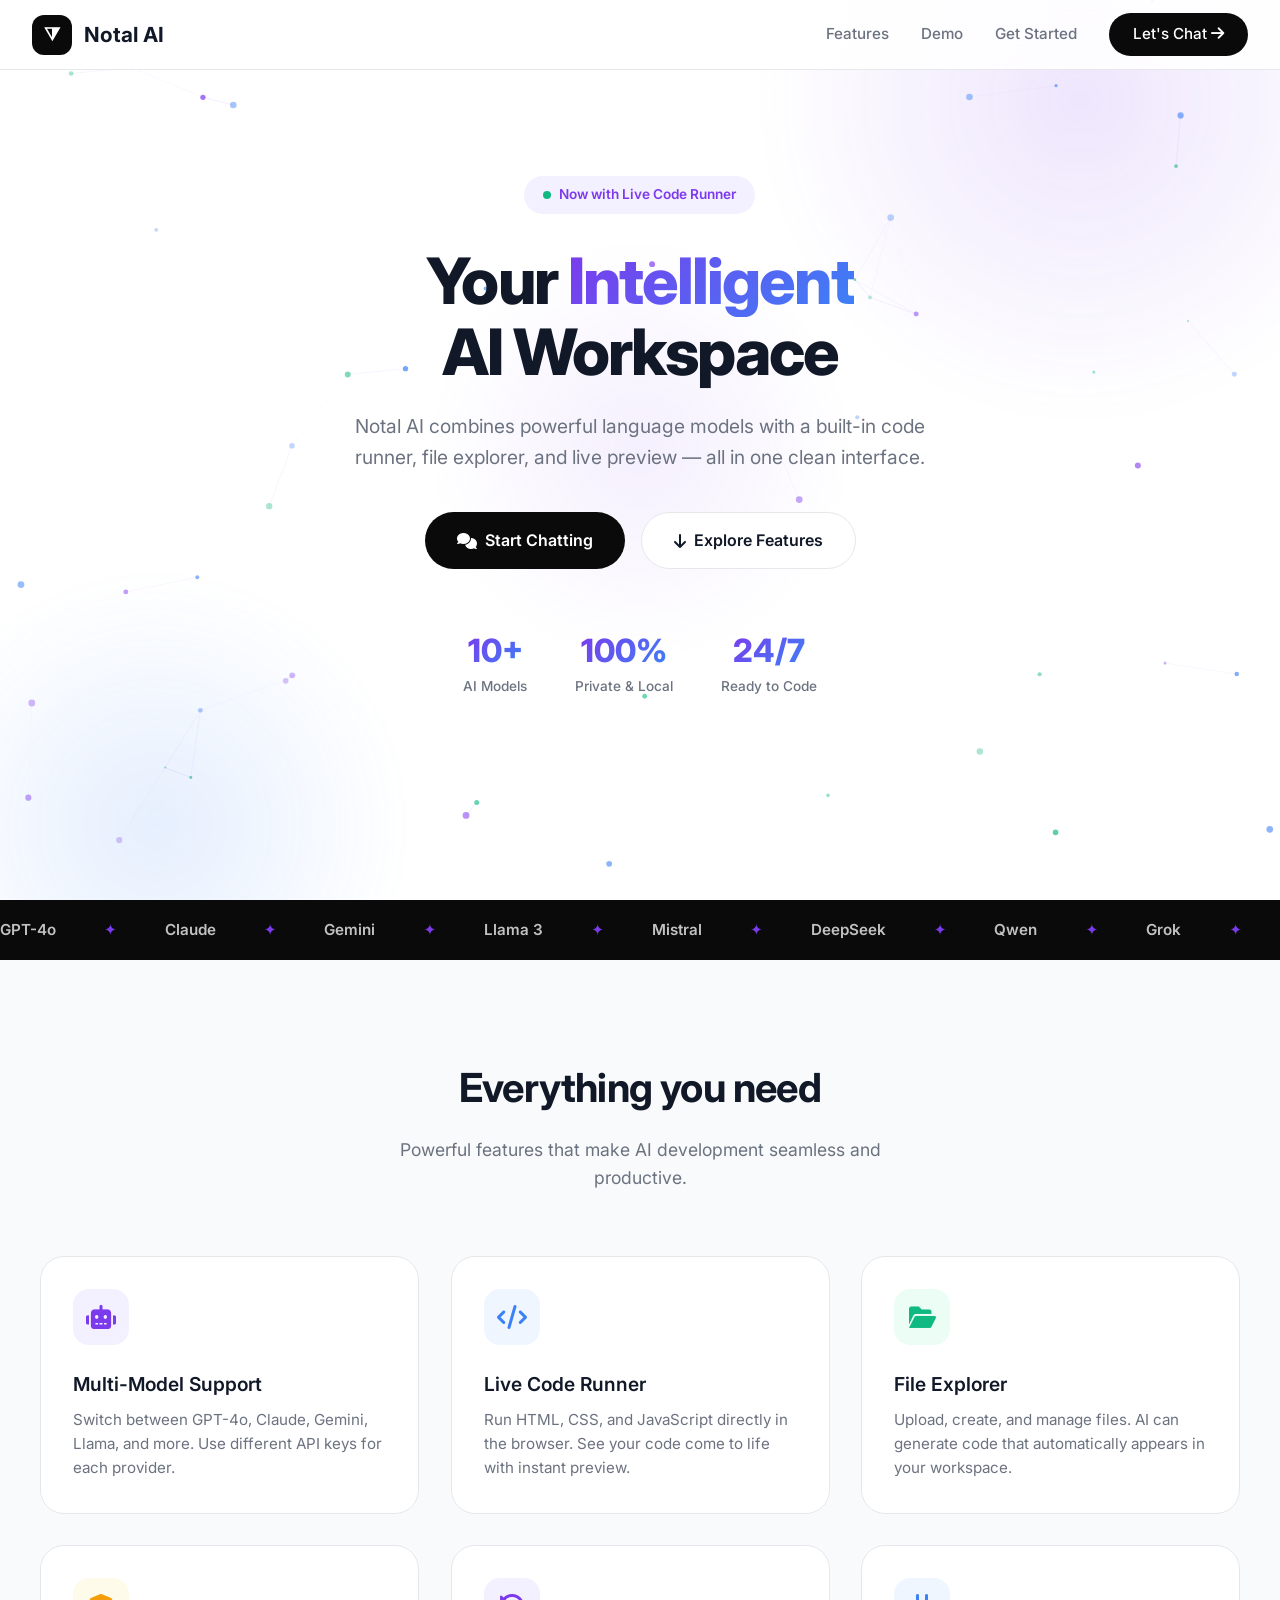
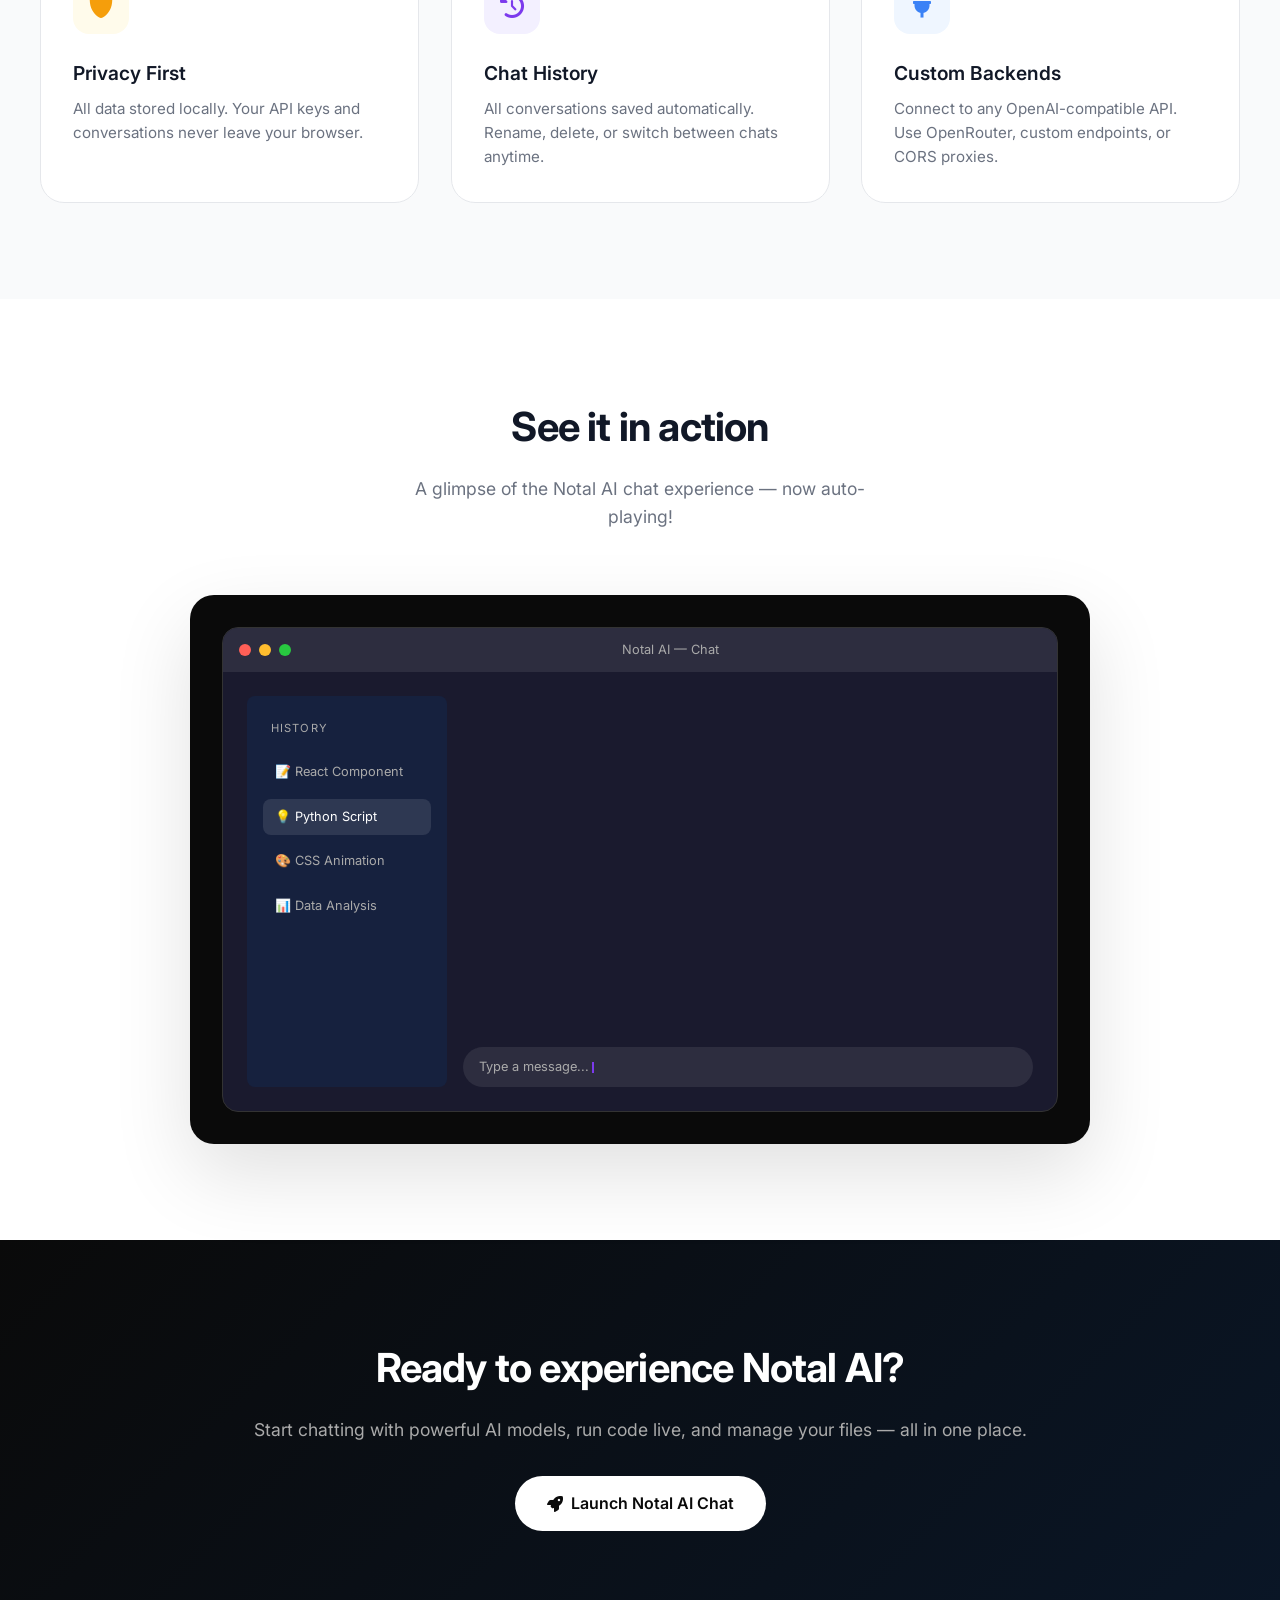
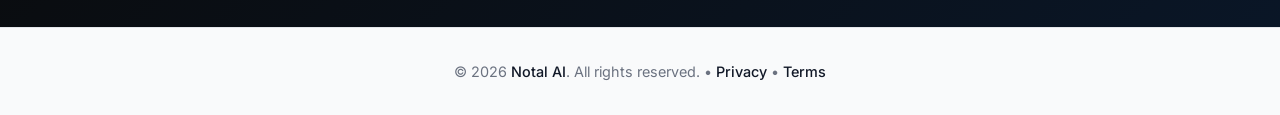
<file: index.html>
<!DOCTYPE html>
<html lang="en">
<head>
    <meta charset="UTF-8">
    <meta name="viewport" content="width=device-width, initial-scale=1.0, viewport-fit=cover">
    <title>Notal AI • The Intelligent Workspace</title>
    <link rel="icon" type="image/svg+xml" href="data:image/svg+xml,<svg xmlns='http://www.w3.org/2000/svg' viewBox='0 0 100 100'><rect width='100' height='100' rx='20' fill='%230a0a0a'/><text x='50' y='68' font-size='55' font-weight='bold' text-anchor='middle' fill='white' font-family='Arial'>⧩</text></svg>">
    <!-- Nice font (Inter) -->
    <link rel="preconnect" href="https://fonts.googleapis.com">
    <link href="https://fonts.googleapis.com/css2?family=Inter:wght@400;500;600;700;800;900&display=swap" rel="stylesheet">
    <link rel="stylesheet" href="https://cdnjs.cloudflare.com/ajax/libs/font-awesome/6.0.0-beta3/css/all.min.css">
    <style>
        :root {
            --bg: #ffffff; --bg-secondary: #f9fafb; --bg-dark: #0a0a0a;
            --text: #111827; --text-secondary: #6b7280; --border: #e5e7eb;
            --accent-hover: #1f2937;
            --purple: #7c3aed; --blue: #3b82f6; --green: #10b981; --orange: #f59e0b;
            --radius: 1rem; --radius-lg: 1.5rem;
            --shadow: 0 20px 60px rgba(0,0,0,.08); --shadow-lg: 0 30px 80px rgba(0,0,0,.12);
        }
        * { margin:0; padding:0; box-sizing:border-box; }
        html { scroll-behavior:smooth; }
        body { font-family:'Inter',system-ui,sans-serif; background:var(--bg); color:var(--text); line-height:1.6; overflow-x:hidden; }

        /* Fun scrollbar + selection */
        ::selection { background:var(--purple); color:#fff; }
        ::-webkit-scrollbar { width:10px; }
        ::-webkit-scrollbar-track { background:var(--bg-secondary); }
        ::-webkit-scrollbar-thumb { background:linear-gradient(var(--purple),var(--blue)); border-radius:5px; }

        /* ============ SCROLL PROGRESS BAR ============ */
        #scroll-progress { position:fixed; top:0; left:0; height:4px; width:0%;
            background:linear-gradient(90deg,var(--purple),var(--blue),var(--green));
            z-index:200; border-radius:0 4px 4px 0; }

        /* ============ CURSOR GLOW (follows mouse) ============ */
        #cursor-glow { position:fixed; width:500px; height:500px; border-radius:50%;
            background:radial-gradient(circle, rgba(124,58,237,.08), transparent 60%);
            transform:translate(-50%,-50%); pointer-events:none; z-index:1; }
        @media (hover:none) { #cursor-glow { display:none; } }

        /* ============ NAVIGATION ============ */
        nav { position:fixed; top:0; left:0; right:0; z-index:100;
            background:rgba(255,255,255,.85); backdrop-filter:blur(20px); -webkit-backdrop-filter:blur(20px);
            border-bottom:1px solid var(--border); padding:0 2rem; height:70px;
            display:flex; align-items:center; justify-content:space-between;
            animation:navDrop .7s cubic-bezier(.22,1,.36,1) both; }
        @keyframes navDrop { from { transform:translateY(-100%); } to { transform:translateY(0); } }

        .nav-logo { display:flex; align-items:center; gap:.75rem; font-weight:700; font-size:1.3rem;
            text-decoration:none; color:var(--text); }
        .nav-logo-icon { width:2.5rem; height:2.5rem; background:var(--bg-dark); color:#fff;
            border-radius:.75rem; display:flex; align-items:center; justify-content:center;
            font-weight:700; font-size:1.2rem; cursor:pointer; user-select:none;
            transition:transform .7s cubic-bezier(.68,-.55,.27,1.55), background .3s; }
        .nav-logo:hover .nav-logo-icon { transform:rotate(360deg) scale(1.1); background:var(--purple); }

        .nav-links { display:flex; gap:2rem; align-items:center; }
        .nav-links a:not(.nav-cta) { position:relative; text-decoration:none; color:var(--text-secondary);
            font-weight:500; font-size:.95rem; transition:color .2s; }
        .nav-links a:not(.nav-cta)::after { content:''; position:absolute; left:0; bottom:-6px; width:0; height:2px;
            background:linear-gradient(90deg,var(--purple),var(--blue)); border-radius:2px; transition:width .3s ease; }
        .nav-links a:not(.nav-cta):hover { color:var(--text); }
        .nav-links a:not(.nav-cta):hover::after { width:100%; }

        /* ============ BUTTONS (shine + lift) ============ */
        .nav-cta, .btn-primary, .btn-secondary { position:relative; overflow:hidden; }
        .nav-cta::after, .btn-primary::after, .btn-secondary::after {
            content:''; position:absolute; top:0; left:-80%; width:50%; height:100%;
            background:linear-gradient(120deg, transparent, rgba(255,255,255,.35), transparent);
            transform:skewX(-25deg); transition:left .6s ease; }
        .nav-cta:hover::after, .btn-primary:hover::after, .btn-secondary:hover::after { left:130%; }

        .nav-cta { padding:.6rem 1.5rem; background:var(--bg-dark); color:#fff !important; border-radius:2rem;
            text-decoration:none; font-weight:500; font-size:.95rem; transition:all .25s; }
        .nav-cta:hover { background:var(--accent-hover); transform:translateY(-2px); box-shadow:0 10px 25px rgba(0,0,0,.15); }

        .mobile-menu-btn { display:none; background:none; border:none; font-size:1.5rem; cursor:pointer; color:var(--text); }

        /* Mobile menu (animated slide) */
        .mobile-menu { position:fixed; top:70px; left:0; right:0; background:#fff; border-bottom:1px solid var(--border);
            padding:1.5rem 2rem; z-index:99; display:flex; flex-direction:column; gap:1rem; box-shadow:var(--shadow);
            opacity:0; transform:translateY(-12px); pointer-events:none; transition:all .3s ease; }
        .mobile-menu.active { opacity:1; transform:none; pointer-events:auto; }
        .mobile-menu a { text-decoration:none; color:var(--text); font-weight:500; font-size:1rem; padding:.5rem 0; }

        /* ============ SECTIONS ============ */
        section { padding:6rem 2rem; }
        .container { max-width:1200px; margin:0 auto; }

        /* ============ HERO ============ */
        .hero { min-height:100vh; display:flex; align-items:center; padding-top:70px; position:relative; overflow:hidden; }
        .hero-bg { position:absolute; inset:0; pointer-events:none; will-change:transform; }
        .orb { position:absolute; border-radius:50%; filter:blur(10px); }
        .orb-1 { width:700px; height:700px; top:-250px; right:-150px;
            background:radial-gradient(circle, rgba(124,58,237,.13), transparent 65%);
            animation:drift 14s ease-in-out infinite; }
        .orb-2 { width:550px; height:550px; bottom:-200px; left:-120px;
            background:radial-gradient(circle, rgba(59,130,246,.13), transparent 65%);
            animation:drift 18s ease-in-out infinite reverse; }
        @keyframes drift { 0%,100% { transform:translate(0,0) scale(1); } 50% { transform:translate(30px,-30px) scale(1.08); } }
        #heroParticles { position:absolute; inset:0; width:100%; height:100%; }

        .hero-content { position:relative; z-index:1; max-width:800px; margin:0 auto; text-align:center; }

        .hero-badge { display:inline-flex; align-items:center; gap:.5rem; padding:.5rem 1.2rem; background:#f3f0ff;
            color:var(--purple); border-radius:2rem; font-size:.85rem; font-weight:600; margin-bottom:2rem;
            animation:popIn .6s cubic-bezier(.34,1.56,.64,1) both; }
        @keyframes popIn { from { opacity:0; transform:scale(.6); } to { opacity:1; transform:scale(1); } }
        .pulse-dot { width:8px; height:8px; background:var(--green); border-radius:50%; animation:pulse 2s infinite; }
        @keyframes pulse { 0% { box-shadow:0 0 0 0 rgba(16,185,129,.5); } 70% { box-shadow:0 0 0 9px transparent; } 100% { box-shadow:0 0 0 0 transparent; } }

        .hero h1 { font-size:4rem; font-weight:800; line-height:1.1; letter-spacing:-.03em; margin-bottom:1.5rem;
            animation:fadeInUp .7s ease .1s both; }
        /* Animated gradient + rotating word */
        .gradient-text { display:inline-block; background:linear-gradient(135deg,#7c3aed,#3b82f6,#10b981,#7c3aed);
            background-size:300% 300%; -webkit-background-clip:text; background-clip:text;
            -webkit-text-fill-color:transparent; animation:gradientMove 6s ease infinite;
            transition:transform .3s ease, opacity .3s ease; }
        .gradient-text.out { transform:translateY(-24px); opacity:0; }
        .gradient-text.in { transform:translateY(24px); opacity:0; }
        @keyframes gradientMove { 0%,100% { background-position:0% 50%; } 50% { background-position:100% 50%; } }

        .hero p { font-size:1.2rem; color:var(--text-secondary); max-width:600px; margin:0 auto 2.5rem;
            animation:fadeInUp .7s ease .2s both; }
        .hero-buttons { display:flex; gap:1rem; justify-content:center; flex-wrap:wrap; animation:fadeInUp .7s ease .3s both; }

        .btn-primary { padding:.9rem 2rem; background:var(--bg-dark); color:#fff; border-radius:3rem;
            text-decoration:none; font-weight:600; font-size:1rem; transition:all .3s;
            display:inline-flex; align-items:center; gap:.5rem; }
        .btn-primary:hover { background:var(--accent-hover); transform:translateY(-3px); box-shadow:0 15px 30px rgba(0,0,0,.2); }
        .btn-primary:active { transform:translateY(-1px) scale(.97); }
        .btn-secondary { padding:.9rem 2rem; background:#fff; color:var(--text); border:1px solid var(--border);
            border-radius:3rem; text-decoration:none; font-weight:600; font-size:1rem; transition:all .3s;
            display:inline-flex; align-items:center; gap:.5rem; }
        .btn-secondary:hover { border-color:var(--text); transform:translateY(-3px); box-shadow:0 10px 25px rgba(0,0,0,.08); }
        .btn-secondary:active { transform:translateY(-1px) scale(.97); }
        .btn-secondary:hover i { animation:bounceDown .6s infinite; }
        @keyframes bounceDown { 0%,100% { transform:translateY(0); } 50% { transform:translateY(4px); } }

        /* Animated stats */
        .hero-stats { display:flex; gap:3rem; justify-content:center; margin-top:3.5rem;
            animation:fadeInUp .7s ease .45s both; flex-wrap:wrap; }
        .stat { text-align:center; }
        .stat-num { font-size:2rem; font-weight:800; background:linear-gradient(135deg,var(--purple),var(--blue));
            -webkit-background-clip:text; background-clip:text; -webkit-text-fill-color:transparent; }
        .stat-label { display:block; font-size:.85rem; color:var(--text-secondary); font-weight:500; }

        .ripple { position:absolute; border-radius:50%; background:rgba(255,255,255,.45);
            transform:scale(0); animation:rippleAnim .6s ease-out forwards; pointer-events:none; }
        @keyframes rippleAnim { to { transform:scale(4); opacity:0; } }

        /* ============ MARQUEE (scrolling models) ============ */
        .marquee { background:var(--bg-dark); padding:1.1rem 0; overflow:hidden; }
        .marquee-track { display:flex; gap:3rem; width:max-content; animation:scrollX 22s linear infinite; }
        .marquee:hover .marquee-track { animation-play-state:paused; }
        .marquee-track span { color:rgba(255,255,255,.75); font-weight:600; font-size:.95rem; white-space:nowrap;
            display:flex; align-items:center; gap:3rem; }
        .marquee-track i { color:var(--purple); font-style:normal; }
        @keyframes scrollX { to { transform:translateX(-50%); } }

        @keyframes fadeInUp { from { opacity:0; transform:translateY(30px); } to { opacity:1; transform:translateY(0); } }

        /* ============ SCROLL REVEAL SYSTEM ============ */
        .reveal { opacity:0; transform:translateY(36px);
            transition:opacity .7s ease, transform .7s cubic-bezier(.22,1,.36,1);
            transition-delay:var(--d, 0s); }
        .reveal.visible { opacity:1; transform:translateY(0); }

        /* ============ FEATURES ============ */
        .features { background:var(--bg-secondary); }
        .section-header { text-align:center; margin-bottom:4rem; }
        .section-header h2 { font-size:2.5rem; font-weight:700; margin-bottom:1rem; letter-spacing:-.02em; }
        .section-header p { color:var(--text-secondary); font-size:1.1rem; max-width:500px; margin:0 auto; }

        .features-grid { display:grid; grid-template-columns:repeat(auto-fit,minmax(300px,1fr)); gap:2rem; }
        .feature-card { position:relative; background:#fff; border:1px solid var(--border); border-radius:var(--radius-lg);
            padding:2rem; transition:transform .15s ease-out, box-shadow .3s, border-color .3s; cursor:default;
            transform-style:preserve-3d; will-change:transform; }
        .feature-card:hover { box-shadow:var(--shadow-lg); border-color:transparent; }
        /* Glow that follows your mouse inside the card */
        .feature-card::before { content:''; position:absolute; inset:0; border-radius:inherit;
            background:radial-gradient(420px circle at var(--mx,50%) var(--my,50%), rgba(124,58,237,.09), transparent 45%);
            opacity:0; transition:opacity .3s; pointer-events:none; }
        .feature-card:hover::before { opacity:1; }

        .feature-icon { width:3.5rem; height:3.5rem; border-radius:1rem; display:flex; align-items:center;
            justify-content:center; font-size:1.5rem; margin-bottom:1.5rem; transition:transform .35s cubic-bezier(.34,1.56,.64,1); }
        .feature-card:hover .feature-icon { transform:scale(1.15) rotate(-10deg); }
        .feature-icon.purple { background:#f3f0ff; color:var(--purple); }
        .feature-icon.blue   { background:#eff6ff; color:var(--blue); }
        .feature-icon.green  { background:#ecfdf5; color:var(--green); }
        .feature-icon.orange { background:#fffbeb; color:var(--orange); }

        .feature-card h3 { font-size:1.2rem; font-weight:600; margin-bottom:.5rem; }
        .feature-card p { color:var(--text-secondary); font-size:.95rem; }

        /* ============ DEMO ============ */
        .demo { background:#fff; }
        .demo-preview { background:var(--bg-dark); border-radius:var(--radius-lg); padding:2rem; box-shadow:var(--shadow-lg);
            max-width:900px; margin:0 auto; transform-style:preserve-3d; will-change:transform; }
        .demo-window { background:#1a1a2e; border-radius:var(--radius); overflow:hidden; border:1px solid #333;
            animation:floaty 7s ease-in-out infinite; }
        @keyframes floaty { 0%,100% { transform:translateY(0); } 50% { transform:translateY(-10px); } }

        .demo-titlebar { background:#2d2d3f; padding:.75rem 1rem; display:flex; align-items:center; gap:.5rem; }
        .demo-dot { width:12px; height:12px; border-radius:50%; transition:transform .2s; }
        .demo-titlebar:hover .demo-dot { transform:scale(1.3); }
        .demo-dot.red { background:#ff5f57; } .demo-dot.yellow { background:#ffbd2e; } .demo-dot.green { background:#28c840; }
        .demo-title { flex:1; text-align:center; color:#aaa; font-size:.8rem; }
        .demo-body { padding:1.5rem; display:flex; gap:1rem; min-height:300px; }
        .demo-sidebar { width:200px; background:#16213e; border-radius:.5rem; padding:1rem; display:flex; flex-direction:column; gap:.5rem; }
        .demo-sidebar-item { padding:.5rem .75rem; border-radius:.5rem; font-size:.8rem; color:#aaa; cursor:pointer; transition:all .2s; }
        .demo-sidebar-item:hover { background:rgba(255,255,255,.07); color:#ddd; transform:translateX(4px); }
        .demo-sidebar-item.active { background:rgba(255,255,255,.1); color:#fff; }

        .demo-chat { flex:1; display:flex; flex-direction:column; gap:.75rem; }
        .demo-message { display:flex; gap:.5rem; align-items:flex-start; }
        .demo-message.user-msg { justify-content:flex-end; }
        /* Chat autoplay states */
        .chat-msg { opacity:0; transform:translateY(14px) scale(.97); transition:all .45s cubic-bezier(.34,1.56,.64,1); }
        .chat-msg.show { opacity:1; transform:none; }
        #typingIndicator { opacity:0; transform:translateY(10px); transition:all .3s; }
        #typingIndicator.show { opacity:1; transform:none; }

        .demo-avatar { width:2rem; height:2rem; border-radius:.5rem; background:#333; display:flex; align-items:center;
            justify-content:center; font-size:.8rem; color:#fff; flex-shrink:0; }
        .demo-avatar.ai { background:var(--purple); }
        .demo-bubble { padding:.6rem 1rem; border-radius:1rem; font-size:.85rem; max-width:80%; line-height:1.4; }
        .demo-bubble.ai { background:#2d2d3f; color:#e0e0e0; border-radius:0 1rem 1rem 1rem; }
        .demo-bubble.user { background:var(--purple); color:#fff; border-radius:1rem 0 1rem 1rem; }

        /* Typing indicator dots */
        .typing-dots { display:flex; gap:5px; align-items:center; padding:.8rem 1rem; }
        .typing-dots span { width:7px; height:7px; background:#aaa; border-radius:50%; animation:dotBounce 1.2s infinite; }
        .typing-dots span:nth-child(2) { animation-delay:.2s; }
        .typing-dots span:nth-child(3) { animation-delay:.4s; }
        @keyframes dotBounce { 0%,60%,100% { transform:translateY(0); opacity:.4; } 30% { transform:translateY(-6px); opacity:1; } }

        .demo-input { margin-top:.5rem; padding:.6rem 1rem; background:#2d2d3f; border-radius:1.5rem; color:#aaa; font-size:.8rem; }
        .caret { display:inline-block; width:2px; height:.9em; background:var(--purple); margin-left:3px;
            vertical-align:middle; animation:blink 1s step-end infinite; }
        @keyframes blink { 50% { opacity:0; } }

        /* ============ CTA ============ */
        .cta { color:#fff; text-align:center;
            background:linear-gradient(-45deg,#0a0a0a,#1c1033,#0a1a30,#0a0a0a);
            background-size:400% 400%; animation:gradientBG 14s ease infinite; }
        @keyframes gradientBG { 0%,100% { background-position:0% 50%; } 50% { background-position:100% 50%; } }
        .cta h2 { font-size:2.5rem; font-weight:700; margin-bottom:1rem; letter-spacing:-.02em; }
        .cta p { color:#aaa; font-size:1.1rem; margin-bottom:2rem; }
        .cta .btn-primary { background:#fff; color:var(--bg-dark); }
        .cta .btn-primary:hover { box-shadow:0 15px 40px rgba(255,255,255,.18); }
        .cta .btn-primary:hover i { animation:rocketFly 1s infinite; }
        @keyframes rocketFly { 0%,100% { transform:translate(0,0); } 50% { transform:translate(2px,-3px); } }

        /* ============ FOOTER ============ */
        footer { background:var(--bg-secondary); padding:2rem; text-align:center; border-top:1px solid var(--border); }
        footer p { color:var(--text-secondary); font-size:.9rem; }
        footer a { color:var(--text); text-decoration:none; font-weight:500; transition:color .2s; }
        footer a:hover { color:var(--purple); }

        /* ============ BACK TO TOP ============ */
        #toTop { position:fixed; bottom:24px; right:24px; width:48px; height:48px; border-radius:50%;
            background:var(--bg-dark); color:#fff; border:none; cursor:pointer; font-size:1rem; z-index:90;
            opacity:0; transform:translateY(20px) scale(.8); transition:all .35s cubic-bezier(.34,1.56,.64,1);
            box-shadow:0 10px 30px rgba(0,0,0,.2); pointer-events:none; }
        #toTop.visible { opacity:1; transform:none; pointer-events:auto; }
        #toTop:hover { background:var(--purple); transform:translateY(-5px); }

        /* Confetti pieces */
        .confetti-piece { position:fixed; z-index:9999; pointer-events:none; border-radius:2px; }

        /* ============ RESPONSIVE ============ */
        @media (max-width:768px) {
            .nav-links { display:none; } .mobile-menu-btn { display:block; }
            .hero h1 { font-size:2.5rem; } .hero p { font-size:1rem; }
            section { padding:4rem 1.5rem; } .section-header h2 { font-size:2rem; }
            .features-grid { grid-template-columns:1fr; }
            .demo-body { flex-direction:column; }
            .demo-sidebar { width:100%; flex-direction:row; overflow-x:auto; }
            .cta h2 { font-size:2rem; }
            .hero-stats { gap:1.5rem; }
        }
        @media (max-width:480px) {
            .hero h1 { font-size:2rem; }
            .hero-buttons { flex-direction:column; align-items:center; }
            .btn-primary,.btn-secondary { width:100%; justify-content:center; }
        }
        /* Respect users who turn off animations */
        @media (prefers-reduced-motion:reduce) {
            *,*::before,*::after { animation-duration:.01ms !important; animation-iteration-count:1 !important; transition-duration:.01ms !important; }
        }
    </style>
</head>
<body>
    <div id="scroll-progress"></div>
    <div id="cursor-glow"></div>

    <!-- Navigation -->
    <nav id="navbar">
        <a href="#" class="nav-logo" id="logo" title="Click me 😉">
            <div class="nav-logo-icon">⧩</div>
            Notal AI
        </a>
        <div class="nav-links">
            <a href="#features">Features</a>
            <a href="#demo">Demo</a>
            <a href="#cta">Get Started</a>
            <a href="chat.html" class="nav-cta">Let's Chat <i class="fas fa-arrow-right"></i></a>
        </div>
        <button class="mobile-menu-btn" id="mobileMenuBtn"><i class="fas fa-bars"></i></button>
    </nav>

    <!-- Mobile Menu -->
    <div class="mobile-menu" id="mobileMenu">
        <a href="#features">Features</a>
        <a href="#demo">Demo</a>
        <a href="#cta">Get Started</a>
        <a href="chat.html" style="color:var(--purple); font-weight:600;">Let's Chat →</a>
    </div>

    <!-- Hero -->
    <section class="hero" id="hero">
        <div class="hero-bg" id="heroBg">
            <div class="orb orb-1"></div>
            <div class="orb orb-2"></div>
            <canvas id="heroParticles"></canvas>
        </div>
        <div class="hero-content">
            <div class="hero-badge"><span class="pulse-dot"></span> Now with Live Code Runner</div>
            <h1>Your <span class="gradient-text" id="rotatingWord">Intelligent</span><br>AI Workspace</h1>
            <p>Notal AI combines powerful language models with a built-in code runner,
               file explorer, and live preview — all in one clean interface.</p>
            <div class="hero-buttons">
                <a href="chat.html" class="btn-primary"><i class="fas fa-comments"></i> Start Chatting</a>
                <a href="#features" class="btn-secondary"><i class="fas fa-arrow-down"></i> Explore Features</a>
            </div>
            <div class="hero-stats" id="heroStats">
                <div class="stat"><span class="stat-num" data-target="10" data-suffix="+">0</span><span class="stat-label">AI Models</span></div>
                <div class="stat"><span class="stat-num" data-target="100" data-suffix="%">0</span><span class="stat-label">Private & Local</span></div>
                <div class="stat"><span class="stat-num" data-target="24" data-suffix="/7">0</span><span class="stat-label">Ready to Code</span></div>
            </div>
        </div>
    </section>

    <!-- Scrolling models marquee -->
    <div class="marquee">
        <div class="marquee-track">
            <span>GPT-4o <i>✦</i> Claude <i>✦</i> Gemini <i>✦</i> Llama 3 <i>✦</i> Mistral <i>✦</i> DeepSeek <i>✦</i> Qwen <i>✦</i> Grok <i>✦</i></span>
            <span>GPT-4o <i>✦</i> Claude <i>✦</i> Gemini <i>✦</i> Llama 3 <i>✦</i> Mistral <i>✦</i> DeepSeek <i>✦</i> Qwen <i>✦</i> Grok <i>✦</i></span>
        </div>
    </div>

    <!-- Features -->
    <section class="features" id="features">
        <div class="container">
            <div class="section-header reveal">
                <h2>Everything you need</h2>
                <p>Powerful features that make AI development seamless and productive.</p>
            </div>
            <div class="features-grid">
                <div class="feature-card reveal" style="--d:0s">
                    <div class="feature-icon purple"><i class="fas fa-robot"></i></div>
                    <h3>Multi-Model Support</h3>
                    <p>Switch between GPT-4o, Claude, Gemini, Llama, and more. Use different API keys for each provider.</p>
                </div>
                <div class="feature-card reveal" style="--d:.1s">
                    <div class="feature-icon blue"><i class="fas fa-code"></i></div>
                    <h3>Live Code Runner</h3>
                    <p>Run HTML, CSS, and JavaScript directly in the browser. See your code come to life with instant preview.</p>
                </div>
                <div class="feature-card reveal" style="--d:.2s">
                    <div class="feature-icon green"><i class="fas fa-folder-open"></i></div>
                    <h3>File Explorer</h3>
                    <p>Upload, create, and manage files. AI can generate code that automatically appears in your workspace.</p>
                </div>
                <div class="feature-card reveal" style="--d:0s">
                    <div class="feature-icon orange"><i class="fas fa-shield-alt"></i></div>
                    <h3>Privacy First</h3>
                    <p>All data stored locally. Your API keys and conversations never leave your browser.</p>
                </div>
                <div class="feature-card reveal" style="--d:.1s">
                    <div class="feature-icon purple"><i class="fas fa-history"></i></div>
                    <h3>Chat History</h3>
                    <p>All conversations saved automatically. Rename, delete, or switch between chats anytime.</p>
                </div>
                <div class="feature-card reveal" style="--d:.2s">
                    <div class="feature-icon blue"><i class="fas fa-plug"></i></div>
                    <h3>Custom Backends</h3>
                    <p>Connect to any OpenAI-compatible API. Use OpenRouter, custom endpoints, or CORS proxies.</p>
                </div>
            </div>
        </div>
    </section>

    <!-- Demo -->
    <section class="demo" id="demo">
        <div class="container">
            <div class="section-header reveal">
                <h2>See it in action</h2>
                <p>A glimpse of the Notal AI chat experience — now auto-playing!</p>
            </div>
            <div class="demo-preview reveal" style="--d:.15s">
                <div class="demo-window">
                    <div class="demo-titlebar">
                        <div class="demo-dot red"></div><div class="demo-dot yellow"></div><div class="demo-dot green"></div>
                        <div class="demo-title">Notal AI — Chat</div>
                    </div>
                    <div class="demo-body">
                        <div class="demo-sidebar">
                            <div style="color:#aaa;font-size:.7rem;text-transform:uppercase;letter-spacing:.1em;padding:.5rem;">History</div>
                            <div class="demo-sidebar-item">📝 React Component</div>
                            <div class="demo-sidebar-item active">💡 Python Script</div>
                            <div class="demo-sidebar-item">🎨 CSS Animation</div>
                            <div class="demo-sidebar-item">📊 Data Analysis</div>
                        </div>
                        <div class="demo-chat" id="demoChat">
                            <div class="demo-message chat-msg">
                                <div class="demo-avatar ai">⧩</div>
                                <div class="demo-bubble ai">Hello! I'm Notal AI. How can I help you today?</div>
                            </div>
                            <div class="demo-message chat-msg user-msg">
                                <div class="demo-bubble user">Can you write a Python function to sort a list?</div>
                            </div>
                            <div class="demo-message chat-msg">
                                <div class="demo-avatar ai">⧩</div>
                                <div class="demo-bubble ai">Sure! Here's a quick sort function:<br>
                                    <code style="background:#1a1a2e;padding:.2rem .4rem;border-radius:.3rem;display:block;margin-top:.5rem;">def quick_sort(arr):<br>
                                    &nbsp;&nbsp;if len(arr) &lt;= 1: return arr<br>
                                    &nbsp;&nbsp;pivot = arr[0]<br>
                                    &nbsp;&nbsp;left = [x for x in arr[1:] if x &lt;= pivot]<br>
                                    &nbsp;&nbsp;right = [x for x in arr[1:] if x &gt; pivot]<br>
                                    &nbsp;&nbsp;return quick_sort(left) + [pivot] + quick_sort(right)</code></div>
                            </div>
                            <div class="demo-message" id="typingIndicator">
                                <div class="demo-avatar ai">⧩</div>
                                <div class="demo-bubble ai typing-dots"><span></span><span></span><span></span></div>
                            </div>
                            <div class="demo-input">Type a message...<span class="caret"></span></div>
                        </div>
                    </div>
                </div>
            </div>
        </div>
    </section>

    <!-- CTA -->
    <section class="cta" id="cta">
        <div class="container reveal">
            <h2>Ready to experience Notal AI?</h2>
            <p>Start chatting with powerful AI models, run code live, and manage your files — all in one place.</p>
            <a href="chat.html" class="btn-primary cta-btn"><i class="fas fa-rocket"></i> Launch Notal AI Chat</a>
        </div>
    </section>

    <!-- Footer -->
    <footer>
        <div class="container">
            <p>© <span id="year"></span> <a href="#">Notal AI</a>. All rights reserved. • <a href="#">Privacy</a> • <a href="#">Terms</a></p>
        </div>
    </footer>

    <button id="toTop" title="Back to top"><i class="fas fa-arrow-up"></i></button>

    <script>
        /* ================= BASIC UI ================= */
        const mobileMenuBtn = document.getElementById('mobileMenuBtn');
        const mobileMenu = document.getElementById('mobileMenu');
        mobileMenuBtn.addEventListener('click', () => mobileMenu.classList.toggle('active'));
        mobileMenu.querySelectorAll('a').forEach(l => l.addEventListener('click', () => mobileMenu.classList.remove('active')));

        document.getElementById('year').textContent = new Date().getFullYear();

        const navbar = document.getElementById('navbar');
        const progressBar = document.getElementById('scroll-progress');
        const toTop = document.getElementById('toTop');
        window.addEventListener('scroll', () => {
            navbar.classList.toggle('scrolled', window.scrollY > 10);
            // progress bar
            const h = document.documentElement.scrollHeight - innerHeight;
            progressBar.style.width = (window.scrollY / h * 100) + '%';
            // back-to-top button
            toTop.classList.toggle('visible', window.scrollY > 600);
        });
        toTop.addEventListener('click', () => scrollTo({ top: 0, behavior: 'smooth' }));

        /* ================= SCROLL REVEAL (with stagger) ================= */
        const revealObs = new IntersectionObserver(entries => {
            entries.forEach(en => {
                if (en.isIntersecting) {
                    en.target.classList.add('visible');
                    // remove the class after entering so hover animations stay snappy
                    setTimeout(() => en.target.classList.remove('reveal', 'visible'), 1000);
                    revealObs.unobserve(en.target);
                }
            });
        }, { threshold: .12, rootMargin: '0px 0px -40px 0px' });
        document.querySelectorAll('.reveal').forEach(el => revealObs.observe(el));

        /* ================= HERO PARTICLES (constellation effect) ================= */
        const canvas = document.getElementById('heroParticles');
        const ctx = canvas.getContext('2d');
        const hero = document.getElementById('hero');
        let parts = [];
        const COLORS = ['124,58,237', '59,130,246', '16,185,129'];
        function sizeCanvas() {
            canvas.width = hero.offsetWidth; canvas.height = hero.offsetHeight;
            const count = Math.min(55, Math.floor(canvas.width * canvas.height / 22000));
            parts = Array.from({ length: count }, () => ({
                x: Math.random() * canvas.width, y: Math.random() * canvas.height,
                r: 1 + Math.random() * 2.5, vy: .15 + Math.random() * .5, vx: (Math.random() - .5) * .3,
                c: COLORS[(Math.random() * COLORS.length) | 0], a: .25 + Math.random() * .45
            }));
        }
        sizeCanvas();
        addEventListener('resize', sizeCanvas);
        (function particleLoop() {
            requestAnimationFrame(particleLoop);
            if (hero.getBoundingClientRect().bottom < 0) return; // skip when hero off-screen
            ctx.clearRect(0, 0, canvas.width, canvas.height);
            for (const p of parts) {
                p.x += p.vx; p.y -= p.vy;
                if (p.y < -10) { p.y = canvas.height + 10; p.x = Math.random() * canvas.width; }
                if (p.x < -10) p.x = canvas.width + 10;
                if (p.x > canvas.width + 10) p.x = -10;
                ctx.beginPath(); ctx.arc(p.x, p.y, p.r, 0, 7);
                ctx.fillStyle = `rgba(${p.c},${p.a})`; ctx.fill();
            }
            // connect close particles with lines
            for (let i = 0; i < parts.length; i++) for (let j = i + 1; j < parts.length; j++) {
                const dx = parts[i].x - parts[j].x, dy = parts[i].y - parts[j].y, d = Math.hypot(dx, dy);
                if (d < 110) {
                    ctx.beginPath(); ctx.moveTo(parts[i].x, parts[i].y); ctx.lineTo(parts[j].x, parts[j].y);
                    ctx.strokeStyle = `rgba(124,58,237,${.12 * (1 - d / 110)})`; ctx.lineWidth = 1; ctx.stroke();
                }
            }
        })();

        /* ================= CURSOR GLOW + HERO PARALLAX ================= */
        const glow = document.getElementById('cursor-glow');
        const heroBg = document.getElementById('heroBg');
        let mx = innerWidth / 2, my = innerHeight / 2, gx = mx, gy = my;
        addEventListener('mousemove', e => { mx = e.clientX; my = e.clientY; });
        (function glowLoop() {
            requestAnimationFrame(glowLoop);
            gx += (mx - gx) * .08; gy += (my - gy) * .08;  // smooth follow (lerp)
            glow.style.left = gx + 'px'; glow.style.top = gy + 'px';
            const nx = (gx / innerWidth - .5), ny = (gy / innerHeight - .5);
            heroBg.style.transform = `translate(${nx * 24}px, ${ny * 24}px)`;
        })();

        /* ================= ROTATING HERO WORD ================= */
        const word = document.getElementById('rotatingWord');
        const words = ['Intelligent', 'Powerful', 'Creative', 'Limitless'];
        let wi = 0;
        setInterval(() => {
            word.classList.add('out');
            setTimeout(() => {
                wi = (wi + 1) % words.length;
                word.textContent = words[wi];
                word.style.transition = 'none';
                word.classList.remove('out'); word.classList.add('in');
                void word.offsetWidth;              // force reflow so the jump isn't animated
                word.style.transition = '';
                word.classList.remove('in');        // slides up into place
            }, 300);
        }, 2600);

        /* ================= ANIMATED COUNTERS ================= */
        function countUp(el) {
            const target = +el.dataset.target, suffix = el.dataset.suffix || '';
            const t0 = performance.now();
            (function tick(now) {
                const p = Math.min((now - t0) / 1400, 1);
                el.textContent = Math.round(target * (1 - Math.pow(1 - p, 3))) + suffix;
                if (p < 1) requestAnimationFrame(tick);
            })(t0);
        }
        new IntersectionObserver((es, obs) => {
            es.forEach(en => { if (en.isIntersecting) {
                en.target.querySelectorAll('.stat-num').forEach(countUp); obs.unobserve(en.target);
            }});
        }, { threshold: .5 }).observe(document.getElementById('heroStats'));

        /* ================= 3D TILT + MOUSE GLOW (cards & demo) ================= */
        if (matchMedia('(hover:hover)').matches) {
            document.querySelectorAll('.feature-card, .demo-preview').forEach(card => {
                const max = card.classList.contains('demo-preview') ? 4 : 9;
                card.addEventListener('mousemove', e => {
                    const r = card.getBoundingClientRect();
                    const x = (e.clientX - r.left) / r.width - .5, y = (e.clientY - r.top) / r.height - .5;
                    card.style.transform = `perspective(900px) rotateY(${x * max}deg) rotateX(${-y * max}deg) translateY(-6px)`;
                    card.style.setProperty('--mx', ((x + .5) * 100) + '%');
                    card.style.setProperty('--my', ((y + .5) * 100) + '%');
                });
                card.addEventListener('mouseleave', () => card.style.transform = '');
            });
        }

        /* ================= BUTTON RIPPLE ================= */
        document.querySelectorAll('.btn-primary, .btn-secondary, .nav-cta').forEach(btn => {
            btn.addEventListener('click', function (e) {
                const r = this.getBoundingClientRect();
                const rip = document.createElement('span');
                rip.className = 'ripple';
                const size = Math.max(r.width, r.height);
                rip.style.width = rip.style.height = size + 'px';
                rip.style.left = (e.clientX - r.left - size / 2) + 'px';
                rip.style.top = (e.clientY - r.top - size / 2) + 'px';
                this.appendChild(rip);
                setTimeout(() => rip.remove(), 650);
            });
        });

        /* ================= AUTO-PLAYING DEMO CHAT ================= */
        const chatMsgs = [...document.querySelectorAll('#demoChat .chat-msg')];
        const typing = document.getElementById('typingIndicator');
        let demoTimers = [];
        const clearDemo = () => { demoTimers.forEach(clearTimeout); demoTimers = []; };
        function playDemo() {
            clearDemo();
            chatMsgs.forEach(m => m.classList.remove('show'));
            typing.classList.remove('show');
            demoTimers.push(setTimeout(() => chatMsgs[0].classList.add('show'), 500));
            demoTimers.push(setTimeout(() => chatMsgs[1].classList.add('show'), 1600));
            demoTimers.push(setTimeout(() => typing.classList.add('show'), 2500));
            demoTimers.push(setTimeout(() => { typing.classList.remove('show'); chatMsgs[2].classList.add('show'); }, 3700));
            demoTimers.push(setTimeout(playDemo, 9500)); // loop forever
        }
        new IntersectionObserver(es => es.forEach(en => en.isIntersecting ? playDemo() : clearDemo()),
            { threshold: .3 }).observe(document.getElementById('demo'));

        /* ================= CONFETTI! (click the logo 🎉) ================= */
        let confetti = [], confettiRunning = false;
        function burst(x, y, count = 90) {
            const colors = ['#7c3aed','#3b82f6','#10b981','#f59e0b','#ef4444','#ec4899','#06b6d4'];
            for (let i = 0; i < count; i++) {
                const el = document.createElement('div');
                el.className = 'confetti-piece';
                const s = 4 + Math.random() * 7;
                el.style.width = s + 'px'; el.style.height = s * (Math.random() > .5 ? 1 : .5) + 'px';
                el.style.background = colors[(Math.random() * colors.length) | 0];
                el.style.left = x + 'px'; el.style.top = y + 'px';
                document.body.appendChild(el);
                confetti.push({ el, vx: (Math.random() - .5) * 14, vy: -(4 + Math.random() * 9),
                    rot: 0, vr: (Math.random() - .5) * .5, life: 90 + Math.random() * 40 });
            }
            if (!confettiRunning) { confettiRunning = true; requestAnimationFrame(confettiLoop); }
        }
        function confettiLoop() {
            confetti = confetti.filter(p => {
                p.vy += .35; p.life--; p.rot += p.vr;
                const x = parseFloat(p.el.style.left) + p.vx, y = parseFloat(p.el.style.top) + p.vy;
                p.el.style.left = x + 'px'; p.el.style.top = y + 'px';
                p.el.style.transform = `rotate(${p.rot}deg)`;
                p.el.style.opacity = Math.min(1, p.life / 30);
                if (p.life <= 0 || y > innerHeight + 20) { p.el.remove(); return false; }
                return true;
            });
            confetti.length ? requestAnimationFrame(confettiLoop) : confettiRunning = false;
        }
        document.getElementById('logo').addEventListener('click', e => {
            e.preventDefault();
            const r = e.currentTarget.getBoundingClientRect();
            burst(r.left + r.width / 2, r.top + r.height / 2);
        });
        document.querySelector('.cta-btn').addEventListener('click', e => burst(e.clientX, e.clientY, 60));
    </script>
</body>
</html>
    </script>
</body>
</html>
</file>
